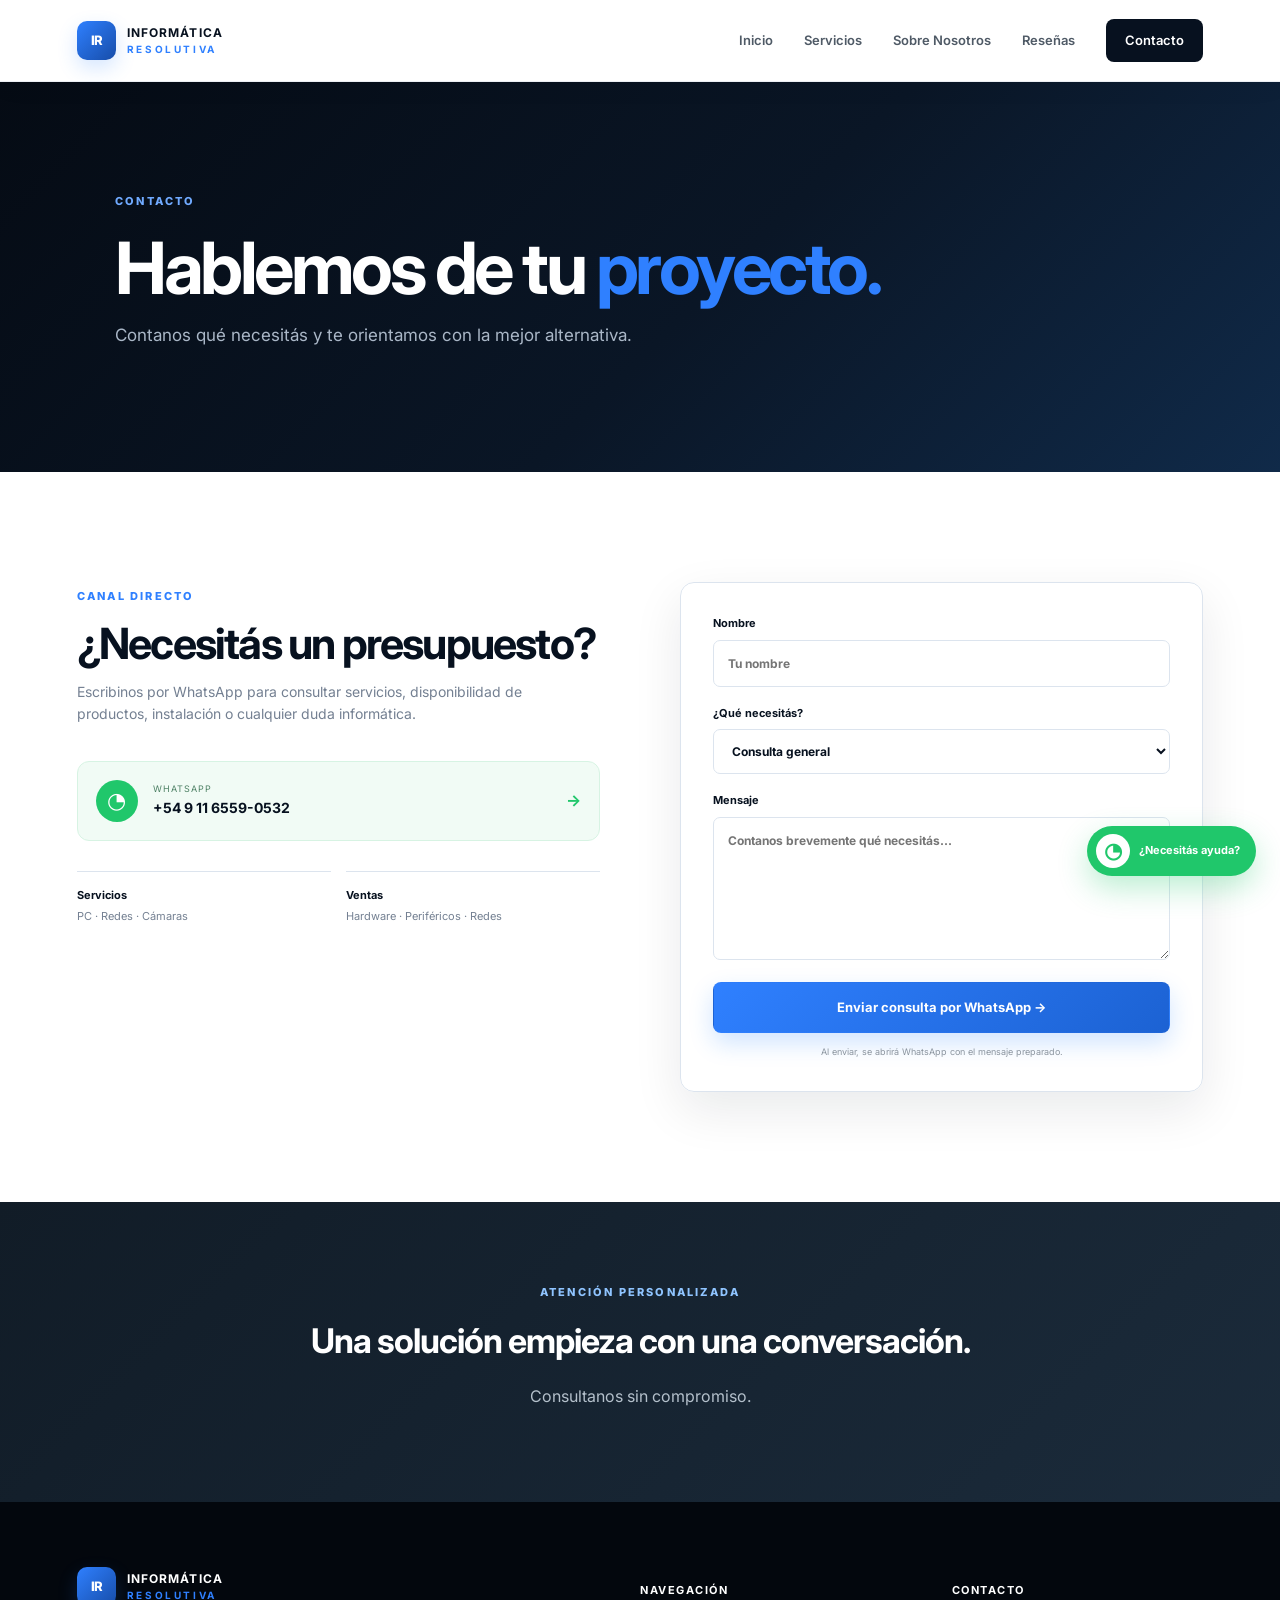
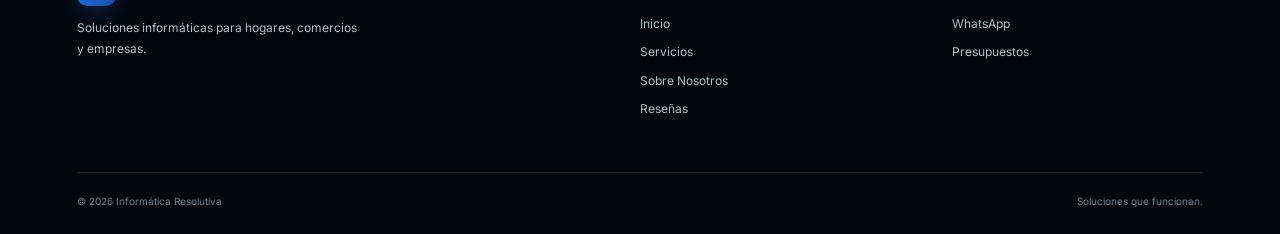
<file: contacto.html>
<!DOCTYPE html>
<html lang="es">
<head><meta charset="UTF-8"><meta name="viewport" content="width=device-width, initial-scale=1.0"><title>Contacto | Informática Resolutiva</title><link rel="preconnect" href="https://fonts.googleapis.com"><link rel="preconnect" href="https://fonts.gstatic.com" crossorigin><link href="https://fonts.googleapis.com/css2?family=Inter:wght@400;500;600;700;800&display=swap" rel="stylesheet"><link rel="stylesheet" href="css/styles.css"></head>
<body>
<header class="site-header"><a class="brand" href="index.html"><span class="brand-mark">IR</span><span><strong>INFORMÁTICA</strong><small>RESOLUTIVA</small></span></a><button class="menu-toggle">☰</button><nav class="nav"><a href="index.html">Inicio</a><a href="servicios.html">Servicios</a><a href="sobre-nosotros.html">Sobre Nosotros</a><a href="resenas.html">Reseñas</a><a class="nav-cta active" href="contacto.html">Contacto</a></nav></header>
<main>
<section class="page-hero"><div><span class="eyebrow">CONTACTO</span><h1>Hablemos de tu <span>proyecto.</span></h1><p>Contanos qué necesitás y te orientamos con la mejor alternativa.</p></div></section>
<section class="section contact-layout">
  <div class="contact-info reveal"><span class="eyebrow">CANAL DIRECTO</span><h2>¿Necesitás un presupuesto?</h2><p>Escribinos por WhatsApp para consultar servicios, disponibilidad de productos, instalación o cualquier duda informática.</p><a class="contact-whatsapp" href="https://wa.me/5491165590532?text=Hola%20Inform%C3%A1tica%20Resolutiva%2C%20quiero%20pedir%20un%20presupuesto." target="_blank" rel="noopener"><span>◔</span><div><small>WHATSAPP</small><strong>+54 9 11 6559-0532</strong></div><b>→</b></a><div class="contact-points"><div><b>Servicios</b><span>PC · Redes · Cámaras</span></div><div><b>Ventas</b><span>Hardware · Periféricos · Redes</span></div></div></div>
  <form class="contact-form reveal" id="contactForm">
    <label>Nombre<input required name="nombre" type="text" placeholder="Tu nombre"></label>
    <label>¿Qué necesitás?<select name="servicio"><option>Consulta general</option><option>Mantenimiento / reparación de PC</option><option>Redes informáticas</option><option>Cámaras de seguridad</option><option>Compra de hardware</option><option>Otro</option></select></label>
    <label>Mensaje<textarea required name="mensaje" rows="6" placeholder="Contanos brevemente qué necesitás..."></textarea></label>
    <button class="btn btn-primary" type="submit">Enviar consulta por WhatsApp →</button>
    <small class="form-note">Al enviar, se abrirá WhatsApp con el mensaje preparado.</small>
  </form>
</section>
<section class="map-placeholder"><div><span class="eyebrow">ATENCIÓN PERSONALIZADA</span><h2>Una solución empieza con una conversación.</h2><p>Consultanos sin compromiso.</p></div></section>
</main>
<footer class="footer"><div class="footer-grid"><div><a class="brand footer-brand" href="index.html"><span class="brand-mark">IR</span><span><strong>INFORMÁTICA</strong><small>RESOLUTIVA</small></span></a><p>Soluciones informáticas para hogares, comercios y empresas.</p></div><div><h4>Navegación</h4><a href="index.html">Inicio</a><a href="servicios.html">Servicios</a><a href="sobre-nosotros.html">Sobre Nosotros</a><a href="resenas.html">Reseñas</a></div><div><h4>Contacto</h4><a href="https://wa.me/5491165590532" target="_blank">WhatsApp</a><a href="contacto.html">Presupuestos</a></div></div><div class="footer-bottom"><span>© 2026 Informática Resolutiva</span><span>Soluciones que funcionan.</span></div></footer>
<a class="whatsapp" href="https://wa.me/5491165590532" target="_blank" rel="noopener"><span class="wa-icon">◔</span><span class="wa-label">¿Necesitás ayuda?</span></a><script src="js/main.js"></script>
</body></html>
</file>
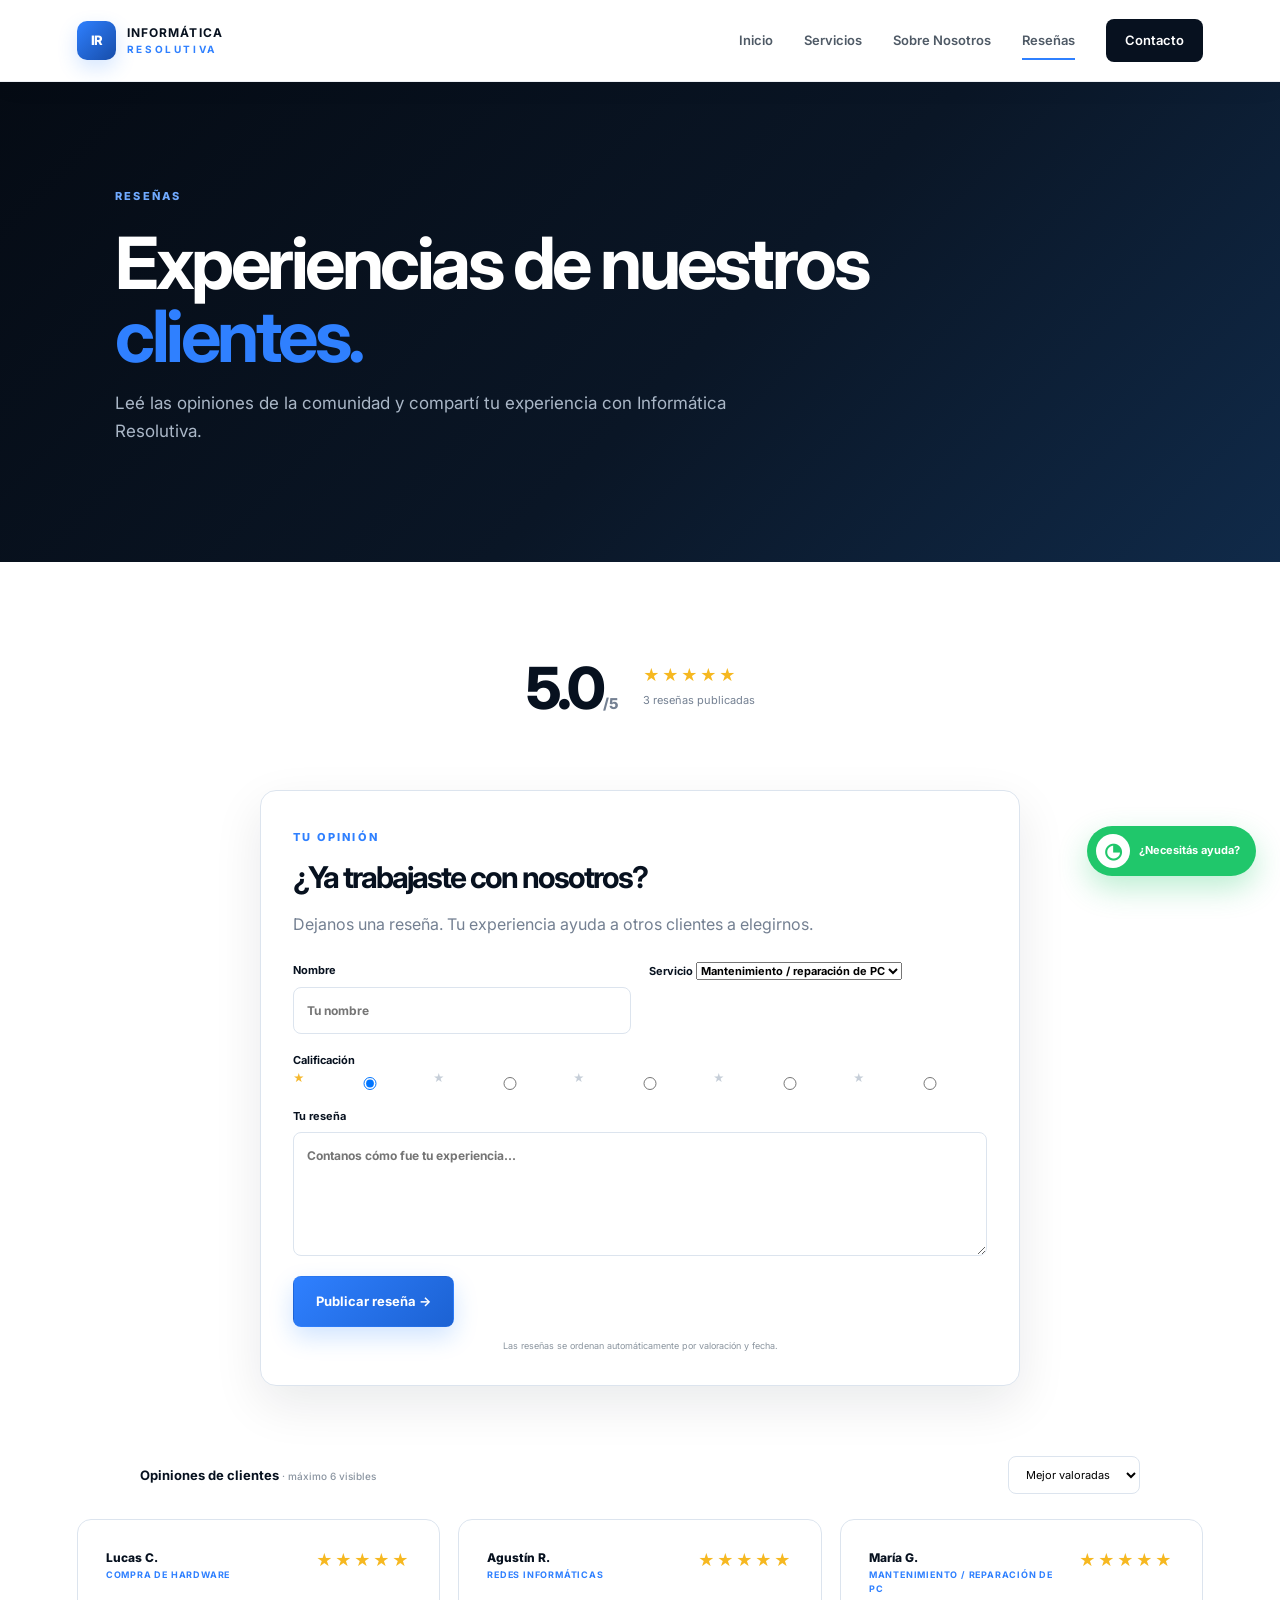
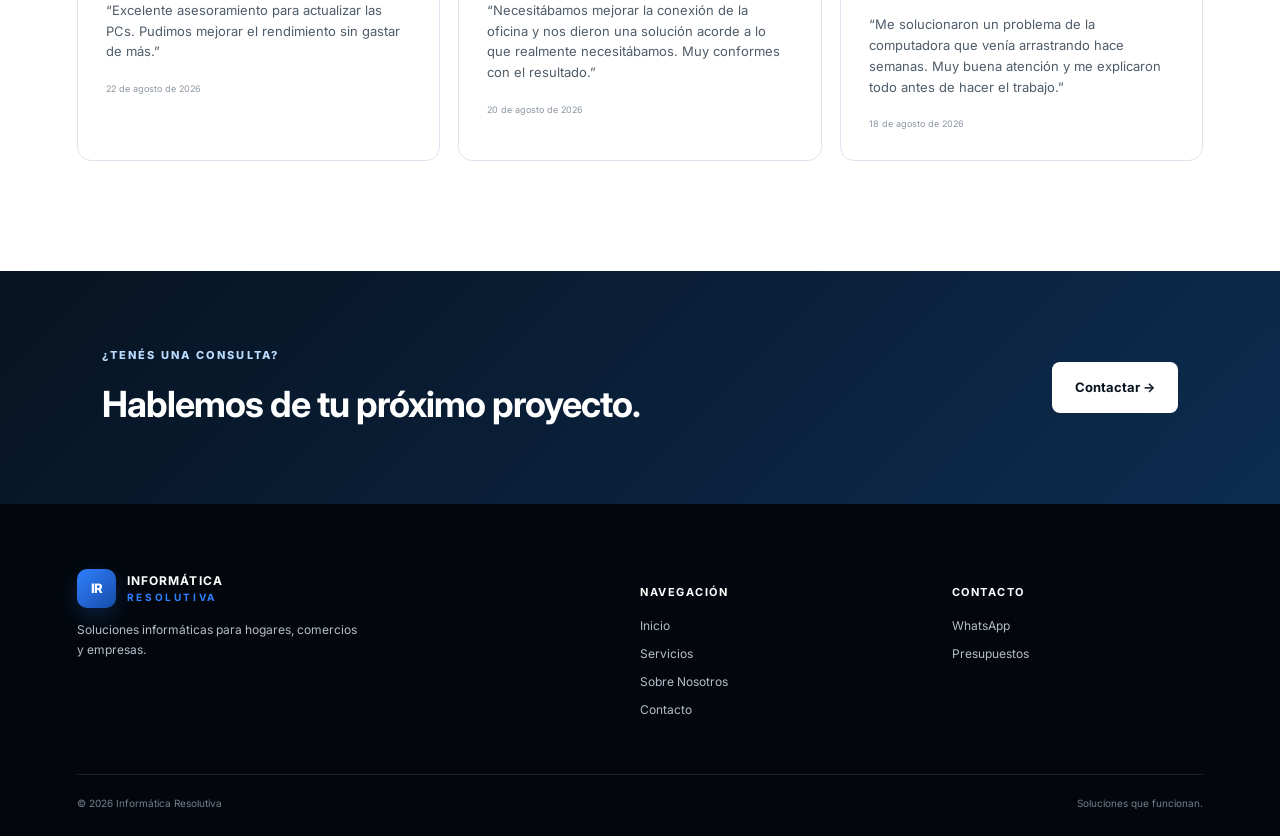
<file: resenas.html>
<!DOCTYPE html>
<html lang="es">
<head>
<meta charset="UTF-8"><meta name="viewport" content="width=device-width, initial-scale=1.0">
<meta name="description" content="Reseñas de clientes de Informática Resolutiva. Dejá tu experiencia y consultá las opiniones mejor valoradas.">
<title>Reseñas | Informática Resolutiva</title>
<link rel="preconnect" href="https://fonts.googleapis.com"><link rel="preconnect" href="https://fonts.gstatic.com" crossorigin>
<link href="https://fonts.googleapis.com/css2?family=Inter:wght@400;500;600;700;800&display=swap" rel="stylesheet">
<link rel="stylesheet" href="css/styles.css">
</head>
<body>
<header class="site-header">
  <a class="brand" href="index.html"><span class="brand-mark">IR</span><span><strong>INFORMÁTICA</strong><small>RESOLUTIVA</small></span></a>
  <button class="menu-toggle" aria-label="Abrir menú">☰</button>
  <nav class="nav"><a href="index.html">Inicio</a><a href="servicios.html">Servicios</a><a href="sobre-nosotros.html">Sobre Nosotros</a><a class="active" href="resenas.html">Reseñas</a><a class="nav-cta" href="contacto.html">Contacto</a></nav>
</header>

<main>
<section class="page-hero"><div>
  <span class="eyebrow">RESEÑAS</span>
  <h1>Experiencias de nuestros <span>clientes.</span></h1>
  <p>Leé las opiniones de la comunidad y compartí tu experiencia con Informática Resolutiva.</p>
</div></section>

<section class="section reviews">
  <div class="review-summary reveal">
    <div class="big-rating" id="averageRating">—<span>/5</span></div>
    <div><div class="stars" id="averageStars">☆☆☆☆☆</div><p id="reviewCount">Todavía no hay reseñas.</p></div>
  </div>

  <form class="review-form reveal" id="reviewForm">
    <div class="section-heading" style="margin-bottom:25px">
      <span class="eyebrow">TU OPINIÓN</span>
      <h2 style="font-size:30px">¿Ya trabajaste con nosotros?</h2>
      <p>Dejanos una reseña. Tu experiencia ayuda a otros clientes a elegirnos.</p>
    </div>
    <div class="review-form-grid">
      <label>Nombre
        <input id="reviewName" required maxlength="60" placeholder="Tu nombre">
      </label>
      <label>Servicio
        <select id="reviewService">
          <option>Mantenimiento / reparación de PC</option>
          <option>Redes informáticas</option>
          <option>Cámaras de seguridad</option>
          <option>Compra de hardware</option>
          <option>Otro</option>
        </select>
      </label>
      <label class="full">Calificación
        <div class="rating-picker" aria-label="Elegí una calificación">
          <input id="star1" name="rating" type="radio" value="1"><label for="star1">★</label>
          <input id="star2" name="rating" type="radio" value="2"><label for="star2">★</label>
          <input id="star3" name="rating" type="radio" value="3"><label for="star3">★</label>
          <input id="star4" name="rating" type="radio" value="4"><label for="star4">★</label>
          <input id="star5" name="rating" type="radio" value="5" checked><label for="star5">★</label>
        </div>
      </label>
      <label class="full">Tu reseña
        <textarea id="reviewText" required maxlength="600" rows="5" placeholder="Contanos cómo fue tu experiencia..."></textarea>
      </label>
    </div>
    <button class="btn btn-primary" type="submit">Publicar reseña →</button>
    <small class="form-note">Las reseñas se ordenan automáticamente por valoración y fecha.</small>
  </form>

  <div class="review-toolbar">
    <strong>Opiniones de clientes <span style="font-size:10px;color:#8b95a1;font-weight:500">· máximo 6 visibles</span></strong>
    <select id="reviewSort" aria-label="Ordenar reseñas">
      <option value="best">Mejor valoradas</option>
      <option value="recent">Más recientes</option>
    </select>
  </div>

  <div class="review-grid" id="reviewsList"></div>
</section>

<section class="testimonial-cta"><div>
  <span class="eyebrow">¿TENÉS UNA CONSULTA?</span>
  <h2>Hablemos de tu próximo proyecto.</h2>
</div><a class="btn btn-light" href="contacto.html">Contactar →</a></section>
</main>

<footer class="footer"><div class="footer-grid">
  <div><a class="brand footer-brand" href="index.html"><span class="brand-mark">IR</span><span><strong>INFORMÁTICA</strong><small>RESOLUTIVA</small></span></a><p>Soluciones informáticas para hogares, comercios y empresas.</p></div>
  <div><h4>Navegación</h4><a href="index.html">Inicio</a><a href="servicios.html">Servicios</a><a href="sobre-nosotros.html">Sobre Nosotros</a><a href="contacto.html">Contacto</a></div>
  <div><h4>Contacto</h4><a href="https://wa.me/5491165590532" target="_blank" rel="noopener">WhatsApp</a><a href="contacto.html">Presupuestos</a></div>
</div><div class="footer-bottom"><span>© 2026 Informática Resolutiva</span><span>Soluciones que funcionan.</span></div></footer>
<a class="whatsapp" href="https://wa.me/5491165590532" target="_blank" rel="noopener"><span class="wa-icon">◔</span><span class="wa-label">¿Necesitás ayuda?</span></a>
<script src="js/main.js"></script>
<script src="js/reviews.js"></script>
</body>
</html>
</file>
<file: css/styles.css>
:root{--ink:#07111f;--muted:#748092;--blue:#2f80ff;--blue2:#1d63d7;--light:#eef3f9;--line:#dce4ee;--white:#fff;--dark:#050b14;--navy:#0a1626;--navy2:#0e2037;--green:#20c76b;--shadow:0 18px 50px rgba(16,24,32,.09)}*{box-sizing:border-box}html{scroll-behavior:smooth}body{margin:0;font-family:Inter,Arial,sans-serif;color:var(--ink);background:#fff;line-height:1.6}a{text-decoration:none;color:inherit}button,input,select,textarea{font:inherit}.site-header{height:82px;padding:0 6%;display:flex;align-items:center;justify-content:space-between;border-bottom:1px solid rgba(228,233,239,.7);background:rgba(255,255,255,.94);backdrop-filter:blur(14px);position:sticky;top:0;z-index:20}.brand{display:flex;align-items:center;gap:11px}.brand-mark{width:39px;height:39px;border-radius:10px;background:var(--blue);color:#fff;display:grid;place-items:center;font-size:13px;font-weight:800;letter-spacing:-1px}.brand strong,.brand small{display:block;line-height:1.05}.brand strong{font-size:12px;letter-spacing:1.1px}.brand small{font-size:10px;letter-spacing:2.6px;color:var(--blue);margin-top:4px;font-weight:700}.nav{display:flex;align-items:center;gap:31px;font-size:13px;font-weight:600;color:#4f5a66}.nav a{position:relative}.nav a:not(.nav-cta):after{content:"";height:2px;width:0;position:absolute;left:0;bottom:-9px;background:var(--blue);transition:.25s}.nav a:hover:after,.nav a.active:not(.nav-cta):after{width:100%}.nav-cta{background:var(--ink);color:#fff;padding:11px 19px;border-radius:8px}.menu-toggle{display:none;border:0;background:none;font-size:25px}.hero{max-width:1300px;margin:auto;min-height:670px;padding:88px 6% 75px;display:grid;grid-template-columns:1.02fr .98fr;gap:70px;align-items:center}.eyebrow{font-size:11px;font-weight:800;letter-spacing:2.2px;color:var(--blue);display:inline-block}.hero h1,.page-hero h1{font-size:clamp(45px,6vw,78px);line-height:1.02;letter-spacing:-3.5px;margin:18px 0 25px}.hero h1 span,.page-hero h1 span,h2 span{color:var(--blue)}.hero p{font-size:18px;color:var(--muted);max-width:600px}.hero-actions{display:flex;gap:13px;margin-top:32px}.btn{display:inline-flex;align-items:center;justify-content:center;gap:17px;padding:14px 22px;border-radius:8px;font-size:13px;font-weight:700;border:1px solid transparent;cursor:pointer}.btn-primary{background:var(--blue);color:#fff;box-shadow:0 10px 24px rgba(20,121,255,.2)}.btn-primary:hover{background:var(--blue2)}.btn-ghost{border-color:var(--line);background:#fff}.btn-light{background:#fff;color:var(--ink)}.trust-row{display:flex;gap:35px;margin-top:55px}.trust-row div{display:flex;gap:9px;align-items:center}.trust-row strong{font-size:11px;color:var(--blue)}.trust-row span{font-size:11px;color:#7b8590}.hero-visual{position:relative}.hero-image{height:550px;border-radius:22px;overflow:hidden;box-shadow:var(--shadow)}.hero-image img,.service-feature-img img,.catalog-image img,.about-image img{width:100%;height:100%;object-fit:cover;display:block}.floating-card{position:absolute;left:-35px;bottom:38px;background:#fff;padding:16px 20px;border-radius:12px;display:flex;align-items:center;gap:12px;box-shadow:0 18px 40px rgba(0,0,0,.13)}.floating-card strong,.floating-card small{display:block}.floating-card strong{font-size:12px}.floating-card small{font-size:10px;color:var(--muted);margin-top:3px}.status-dot{width:9px;height:9px;border-radius:50%;background:var(--green);box-shadow:0 0 0 5px rgba(32,199,107,.12)}.section{padding:110px 6%;max-width:1300px;margin:auto}.section-heading{max-width:720px}.section-heading h2,.split h2,.about-copy h2{font-size:clamp(34px,4vw,52px);line-height:1.08;letter-spacing:-2px;margin:13px 0 18px}.section-heading p,.why-copy p{color:var(--muted);margin:0}.service-grid{display:grid;grid-template-columns:repeat(3,1fr);gap:18px;margin-top:55px}.service-card{border:1px solid var(--line);padding:31px;border-radius:14px;transition:.3s;background:#fff}.service-card:hover{transform:translateY(-5px);box-shadow:var(--shadow);border-color:#d4e4fa}.icon-box{width:45px;height:45px;border-radius:11px;background:#eaf3ff;color:var(--blue);display:grid;place-items:center;font-size:22px;margin-bottom:30px}.service-card>span{font-size:10px;color:#98a2ac;font-weight:700}.service-card h3{font-size:20px;letter-spacing:-.6px;margin:8px 0 9px}.service-card p{font-size:13px;color:var(--muted);min-height:63px}.service-card a,.text-link{font-size:12px;font-weight:700;color:var(--blue)}.dark-band{background:var(--dark);color:#fff}.dark-band-inner{max-width:1300px;margin:auto;padding:75px 6%;display:flex;align-items:center;justify-content:space-between;gap:30px}.dark-band h2{font-size:clamp(30px,4vw,48px);line-height:1.08;letter-spacing:-2px;max-width:600px;margin:12px 0 0}.why-section{padding-top:100px;padding-bottom:120px}.split{display:grid;grid-template-columns:1fr 1fr;gap:80px;align-items:end}.why-copy{padding-bottom:4px}.why-copy p{max-width:520px;margin-bottom:25px}.footer{background:#0a1118;color:#b5bec7;padding:65px 6% 25px}.footer-grid{max-width:1300px;margin:auto;display:grid;grid-template-columns:2fr 1fr 1fr;gap:60px}.footer .brand{color:#fff}.footer p{font-size:12px;max-width:280px;line-height:1.7}.footer h4{font-size:11px;text-transform:uppercase;letter-spacing:1.5px;color:#fff}.footer-grid>div>a:not(.brand){display:block;font-size:12px;margin:9px 0}.footer-bottom{max-width:1300px;margin:45px auto 0;padding-top:20px;border-top:1px solid rgba(255,255,255,.1);display:flex;justify-content:space-between;font-size:10px;color:#75808b}.whatsapp{position:fixed;right:24px;bottom:24px;background:var(--green);color:#fff;border-radius:50px;padding:8px 16px 8px 9px;display:flex;align-items:center;gap:9px;z-index:30;box-shadow:0 12px 30px rgba(32,199,107,.3);font-size:11px;font-weight:700}.wa-icon{width:34px;height:34px;border-radius:50%;background:#fff;color:var(--green);display:grid;place-items:center;font-size:21px}.page-hero{background:var(--light);padding:100px 6%;min-height:390px;display:flex;align-items:center}.page-hero>div{max-width:1050px;margin:auto;width:100%}.page-hero h1{font-size:clamp(45px,6vw,72px);max-width:850px;margin-bottom:18px}.page-hero p{font-size:17px;color:var(--muted);max-width:650px}.services-detail{padding-top:90px}.service-feature{display:grid;grid-template-columns:50px 1fr 1fr;gap:30px;align-items:center;padding:70px 0;border-bottom:1px solid var(--line)}.service-feature.reverse{grid-template-columns:50px 1fr 1fr}.service-feature.reverse .service-feature-img{order:3}.service-feature.reverse .service-feature-copy{order:2}.service-number{font-size:12px;font-weight:800;color:var(--blue);align-self:start;padding-top:6px}.service-feature-img{height:400px;border-radius:16px;overflow:hidden}.service-feature-copy{padding:15px 20px}.service-feature-copy h2{font-size:38px;line-height:1.08;letter-spacing:-1.5px;margin:12px 0 15px}.service-feature-copy p{color:var(--muted);font-size:14px}.service-feature-copy ul{padding:0;list-style:none;margin-top:25px}.service-feature-copy li{font-size:12px;padding:8px 0;border-top:1px solid var(--line)}.service-feature-copy li:before{content:"✓";color:var(--blue);font-weight:800;margin-right:9px}.catalog-section{background:var(--light);padding:100px 6% 120px}.catalog-grid{max-width:1300px;margin:55px auto 0;display:grid;grid-template-columns:repeat(3,1fr);gap:18px}.catalog-card{background:#fff;border-radius:14px;overflow:hidden;border:1px solid var(--line)}.catalog-image{height:225px;overflow:hidden}.catalog-body{padding:25px}.catalog-body>span{font-size:9px;color:var(--blue);font-weight:800;letter-spacing:1.4px}.catalog-body h3{margin:8px 0;font-size:21px}.catalog-body p{font-size:12px;color:var(--muted);min-height:42px}.consult-btn{border:0;background:none;padding:0;color:var(--blue);font-weight:800;font-size:11px;cursor:pointer;text-align:left}.centered{text-align:center;margin:auto}.about-main{display:grid;grid-template-columns:1fr 1fr;gap:80px;align-items:center}.about-image{height:540px;border-radius:18px;overflow:hidden}.about-copy p{color:var(--muted);font-size:14px}.stats{display:flex;gap:35px;margin-top:40px}.stats div{display:flex;gap:10px}.stats strong{color:var(--blue);font-size:12px}.stats span{font-size:11px;color:#66717d}.values{background:var(--light);padding:100px 6% 120px}.value-grid{max-width:1000px;margin:50px auto 0;display:grid;grid-template-columns:repeat(3,1fr);gap:18px}.value-grid article{background:#fff;padding:32px;border:1px solid var(--line);border-radius:12px}.value-grid b{color:var(--blue);font-size:11px}.value-grid h3{margin:18px 0 8px}.value-grid p{font-size:12px;color:var(--muted)}.reviews{padding-top:80px}.review-summary{display:flex;justify-content:center;align-items:center;gap:25px;margin-bottom:55px}.big-rating{font-size:58px;font-weight:800;letter-spacing:-3px}.big-rating span{font-size:15px;color:var(--muted);letter-spacing:0}.stars{color:#f6b820;letter-spacing:2px;font-size:16px}.review-summary p{font-size:11px;color:var(--muted);margin:4px 0}.review-grid{display:grid;grid-template-columns:repeat(3,1fr);gap:18px}.review-card{border:1px solid var(--line);border-radius:14px;padding:30px}.review-card>p{font-size:14px;color:#4e5965;min-height:125px}.review-author{border-top:1px solid var(--line);padding-top:18px;display:flex;gap:10px;align-items:center}.review-author>span{width:35px;height:35px;border-radius:50%;background:#eaf3ff;color:var(--blue);display:grid;place-items:center;font-size:10px;font-weight:800}.review-author strong,.review-author small{display:block}.review-author strong{font-size:11px}.review-author small{font-size:9px;color:var(--muted)}.testimonial-cta{background:var(--blue);color:#fff;padding:70px 8%;display:flex;justify-content:space-between;align-items:center;gap:30px}.testimonial-cta .eyebrow{color:#bcdcff}.testimonial-cta h2{font-size:36px;letter-spacing:-1px;margin:10px 0 0}.contact-layout{display:grid;grid-template-columns:1fr 1fr;gap:80px;align-items:start}.contact-info h2{font-size:43px;line-height:1.1;letter-spacing:-1.8px;margin:12px 0}.contact-info>p{font-size:14px;color:var(--muted);max-width:500px}.contact-whatsapp{margin-top:35px;display:flex;align-items:center;gap:15px;padding:18px;background:#f1fbf5;border:1px solid #d7f3e3;border-radius:12px}.contact-whatsapp>span{width:42px;height:42px;border-radius:50%;background:var(--green);color:#fff;display:grid;place-items:center;font-size:22px}.contact-whatsapp small,.contact-whatsapp strong{display:block}.contact-whatsapp small{font-size:9px;color:#4d8064;letter-spacing:1px}.contact-whatsapp strong{font-size:14px}.contact-whatsapp b{margin-left:auto;color:var(--green)}.contact-points{display:grid;grid-template-columns:1fr 1fr;gap:15px;margin-top:30px}.contact-points div{padding-top:15px;border-top:1px solid var(--line)}.contact-points b,.contact-points span{display:block;font-size:11px}.contact-points span{color:var(--muted);margin-top:4px}.contact-form{border:1px solid var(--line);padding:32px;border-radius:14px;box-shadow:var(--shadow)}.contact-form label{display:block;font-size:11px;font-weight:700;margin-bottom:18px}.contact-form input,.contact-form select,.contact-form textarea{width:100%;display:block;margin-top:7px;padding:13px 14px;border:1px solid var(--line);border-radius:7px;outline:none;color:var(--ink);background:#fff;font-size:12px;resize:vertical}.contact-form input:focus,.contact-form select:focus,.contact-form textarea:focus{border-color:var(--blue);box-shadow:0 0 0 3px rgba(20,121,255,.08)}.contact-form .btn{width:100%;margin-top:4px}.form-note{display:block;text-align:center;color:#8a949e;font-size:9px;margin-top:12px}.map-placeholder{min-height:300px;background:linear-gradient(135deg,#111c27,#1b2b3b);color:#fff;display:grid;place-items:center;text-align:center;padding:60px 6%}.map-placeholder .eyebrow{color:#8fc4ff}.map-placeholder h2{font-size:34px;letter-spacing:-1px;margin:10px 0}.map-placeholder p{color:#b4c0cb}.reveal{animation:rise .7s ease both}@keyframes rise{from{opacity:0;transform:translateY(18px)}to{opacity:1;transform:none}}@media(max-width:900px){.nav{gap:17px}.hero{grid-template-columns:1fr;gap:35px}.hero-visual{max-width:700px}.hero-image{height:430px}.service-grid,.catalog-grid,.review-grid,.value-grid{grid-template-columns:1fr 1fr}.service-feature,.service-feature.reverse{grid-template-columns:35px 1fr}.service-feature-img{grid-column:2;height:320px}.service-feature-copy{grid-column:2;padding:15px 0}.service-feature.reverse .service-feature-img{order:2}.service-feature.reverse .service-feature-copy{order:3}.about-main,.contact-layout,.split{grid-template-columns:1fr;gap:45px}.about-image{height:400px}.footer-grid{grid-template-columns:1fr 1fr}.testimonial-cta{display:block}.testimonial-cta .btn{margin-top:25px}}@media(max-width:680px){.site-header{height:70px;padding:0 5%}.menu-toggle{display:block}.nav{display:none;position:absolute;top:70px;left:0;right:0;background:#fff;border-bottom:1px solid var(--line);padding:20px 5%;flex-direction:column;align-items:stretch;gap:0}.nav.open{display:flex}.nav a{padding:13px 0}.nav-cta{text-align:center;margin-top:8px}.hero{padding:65px 5% 60px;min-height:auto}.hero h1,.page-hero h1{letter-spacing:-2.5px}.hero p{font-size:15px}.hero-actions{flex-direction:column}.trust-row{gap:18px;justify-content:space-between}.floating-card{left:15px;bottom:20px}.section{padding:75px 5%}.service-grid,.catalog-grid,.review-grid,.value-grid{grid-template-columns:1fr}.dark-band-inner{padding:60px 5%;display:block}.dark-band .btn{margin-top:25px}.page-hero{padding:70px 5%;min-height:320px}.services-detail{padding-top:40px}.service-feature,.service-feature.reverse{grid-template-columns:1fr;gap:15px}.service-number{grid-column:1}.service-feature-img,.service-feature-copy,.service-feature.reverse .service-feature-img,.service-feature.reverse .service-feature-copy{grid-column:1;grid-row:auto}.service-feature-copy h2{font-size:31px}.about-image{height:300px}.stats{gap:15px;justify-content:space-between}.footer{padding:50px 5% 20px}.footer-grid{grid-template-columns:1fr;gap:30px}.footer-bottom{display:block;line-height:2}.whatsapp{right:15px;bottom:15px}.whatsapp .wa-label{display:none}.whatsapp{padding:7px}.contact-layout{gap:35px}.contact-points{grid-template-columns:1fr}.testimonial-cta{padding:55px 6%}.testimonial-cta h2{font-size:30px}.hero-image{height:350px}}

/* Premium dark/navy refinements */
.page-hero{background:linear-gradient(135deg,#050b14 0%,#0a1626 55%,#102a49 100%);color:#fff}
.page-hero p{color:#aab7c7}
.page-hero .eyebrow{color:#70aaff}
.dark-band{background:linear-gradient(135deg,#03070d,#0b192b)}
.testimonial-cta{background:linear-gradient(135deg,#071321,#0d2c50)}
.catalog-section,.values{background:#f2f5f9}
.site-header{box-shadow:0 5px 25px rgba(3,10,20,.04)}
.brand-mark{background:linear-gradient(135deg,#2f80ff,#174da9);box-shadow:0 8px 20px rgba(47,128,255,.2)}
.btn-primary{background:linear-gradient(135deg,#2f80ff,#1c62d3)}
.footer{background:#03070d}
.review-card{transition:transform .25s,box-shadow .25s}
.review-card:hover{transform:translateY(-4px);box-shadow:0 18px 45px rgba(4,13,25,.10)}
.rating-picker{display:flex;gap:6px;flex-direction:row-reverse;justify-content:flex-end}
.rating-picker input{display:none}
.rating-picker label{font-size:25px;color:#c6ced8;cursor:pointer;transition:.15s}
.rating-picker label:hover,.rating-picker label:hover~label,.rating-picker input:checked~label{color:#f5b82e}
.review-form{max-width:760px;margin:0 auto 70px;background:#fff;border:1px solid var(--line);padding:32px;border-radius:16px;box-shadow:var(--shadow)}
.review-form-grid{display:grid;grid-template-columns:1fr 1fr;gap:18px}
.review-form label{font-size:11px;font-weight:700}
.review-form input,.review-form textarea{width:100%;display:block;margin-top:7px;padding:13px;border:1px solid var(--line);border-radius:8px;outline:none;font-size:12px}
.review-form textarea{resize:vertical}
.review-form .full{grid-column:1/-1}
.review-form button{margin-top:20px}
.review-toolbar{max-width:1000px;margin:0 auto 25px;display:flex;justify-content:space-between;align-items:center;gap:20px}
.review-toolbar strong{font-size:13px}
.review-toolbar select{border:1px solid var(--line);padding:10px 13px;border-radius:8px;background:#fff;font-size:11px}
.review-empty{text-align:center;padding:35px;color:var(--muted);border:1px dashed var(--line);border-radius:12px}
.user-review-card{border:1px solid var(--line);border-radius:14px;padding:28px;background:#fff}
.user-review-card .review-date{font-size:9px;color:#8b95a1}
.review-head{display:flex;justify-content:space-between;align-items:flex-start;gap:15px}
.review-name{font-size:12px;font-weight:800}
.review-service{font-size:9px;color:var(--blue);font-weight:700;text-transform:uppercase;letter-spacing:.8px}
.review-text{font-size:13px;color:#4f5c69;margin:18px 0 20px}
.review-delete{font-size:9px;border:0;background:none;color:#9aa3ad;cursor:pointer}
@media(max-width:680px){.review-form-grid{grid-template-columns:1fr}.review-form .full{grid-column:auto}.review-toolbar{align-items:stretch;flex-direction:column}}

.home-catalog{padding-top:85px}.catalog-more{text-align:center;margin-top:35px}


.map-section{padding:100px 6% 120px;background:#f2f5f9}
.map-container{max-width:1200px;margin:50px auto 0;border-radius:18px;overflow:hidden;box-shadow:var(--shadow);border:1px solid var(--line);background:#fff}
.map-container iframe{display:block;width:100%;min-height:450px}
.map-actions{text-align:center;margin-top:28px}
.map-actions .btn{display:inline-flex}
</file>
